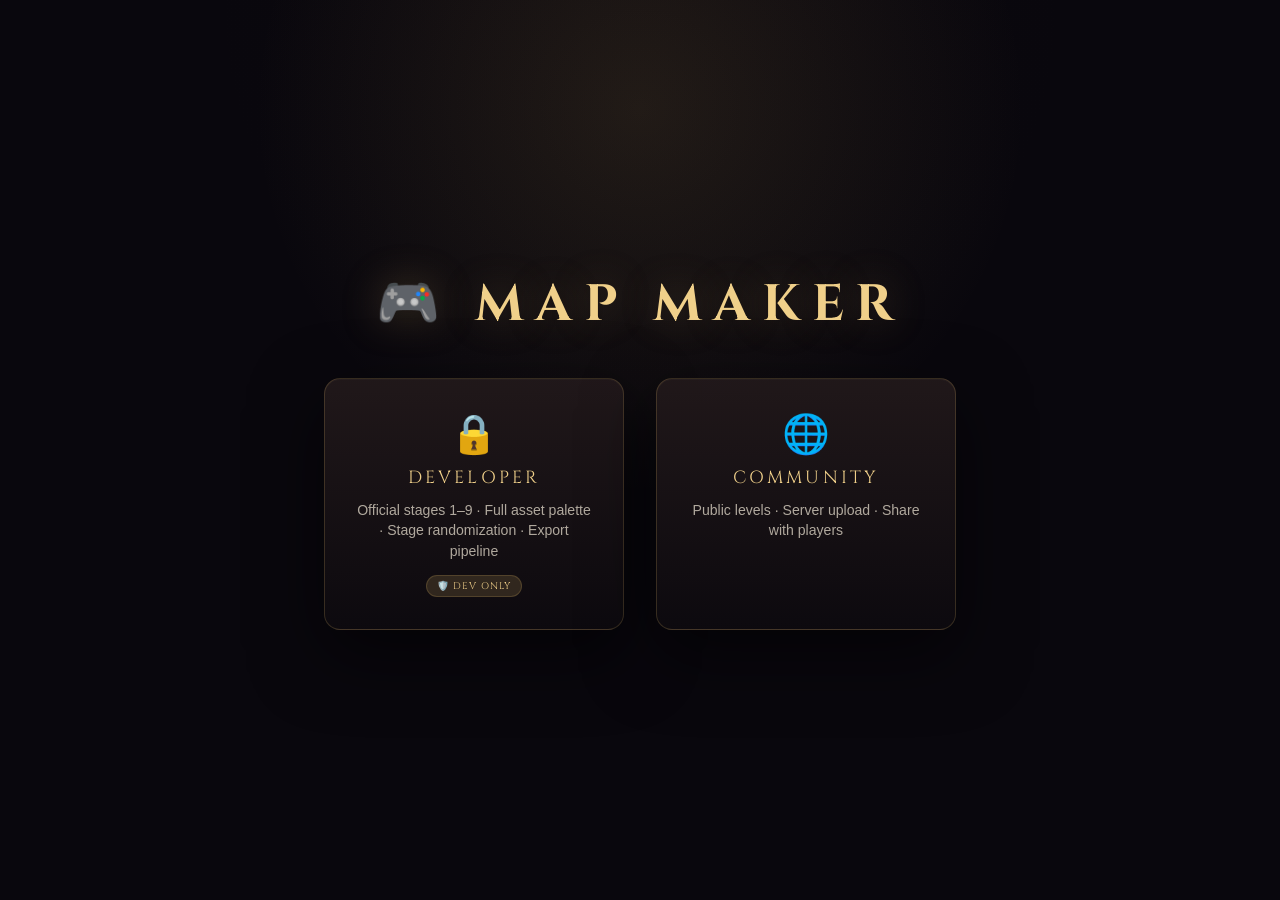
<file: map-maker/map-maker.html>
<!DOCTYPE html>
<html lang="en">
<head>
  <meta charset="UTF-8">
  <meta name="viewport" content="width=device-width, initial-scale=1.0">
  <title>Game Map Maker</title>
  <link rel="stylesheet" href="map-maker.css">
</head>
<body>
<div id="app">

  <!-- ===== DEVELOPER LOGIN OVERLAY ===== -->
  <div id="dev-login-overlay" class="hidden">
    <div class="dev-login-box" style="animation: slideDown 0.3s ease">
      <span class="lock-icon">🔐</span>
      <h2>DEVELOPER ACCESS</h2>
      <p>This area is restricted to authorized developers only.<br>Enter your developer key to continue.</p>
      <input type="password" id="dev-password-input" placeholder="Enter developer key…" maxlength="32"
             onkeydown="if(event.key==='Enter') app.submitDevLogin()">
      <div id="dev-error"></div>
      <div class="login-actions">
        <button class="btn btn-secondary" style="flex:1" onclick="app.cancelDevLogin()">Cancel</button>
        <button class="btn btn-dev" style="flex:1" onclick="app.submitDevLogin()">🔓 Unlock</button>
      </div>
      <span class="hint">Hint: dev2024</span>
    </div>
  </div>

  <!-- ===== MODE SELECTOR ===== -->
  <div id="mode-selector" class="mode-selector">
    <h1>🎮 MAP MAKER</h1>
    <div class="mode-buttons">
      <button class="mode-btn admin-mode" onclick="app.requestAdminMode()">
        <span class="icon">🔒</span>
        <span class="label">DEVELOPER</span>
        <span class="desc">Official stages 1–9 · Full asset palette · Stage randomization · Export pipeline</span>
        <span class="dev-badge">🛡️ DEV ONLY</span>
      </button>
      <button class="mode-btn community-mode" onclick="app.setMode('community')">
        <span class="icon">🌐</span>
        <span class="label">COMMUNITY</span>
        <span class="desc">Public levels · Server upload · Share with players</span>
      </button>
    </div>
  </div>

  <!-- ===== ADMIN INTERFACE ===== -->
  <div id="admin-interface" class="interface hidden">
    <header class="admin-header">
      <h2>🔒 DEVELOPER MAP MAKER</h2>
      <div class="stage-selector">
        <label>Stage:</label>
        <select id="admin-stage-select" onchange="app.onStageChange()">
          <option value="1">Stage 1 – Tutorial</option>
          <option value="2">Stage 2 – Forest</option>
          <option value="3">Stage 3 – Caves</option>
          <option value="4">Stage 4 – Castle</option>
          <option value="5">Stage 5 – Dungeon</option>
          <option value="6">Stage 6 – Sewers</option>
          <option value="7">Stage 7 – Tower</option>
          <option value="8">Stage 8 – Hell</option>
          <option value="9">Stage 9 – Final</option>
        </select>
      </div>
      <div class="map-name-field">
        <label>Map ID:</label>
        <input type="text" id="admin-map-id" placeholder="e.g. stage1_map1" value="stage1_map1">
      </div>
      <div class="header-actions">
        <button class="btn btn-secondary" onclick="app.clearCanvas()">🗑️ Clear</button>
        <button class="btn btn-secondary" onclick="app.randomizeMap()">🎲 Randomize</button>
        <button class="btn btn-dev" onclick="app.exportAdminMap()">💾 Save to Stage</button>
        <button class="btn btn-warning" onclick="app.exportAllStages()">📦 Export All</button>
        <button class="btn btn-danger" onclick="app.backToMenu()">← Exit</button>
      </div>
    </header>

    <div class="workspace">
      <!-- Left Sidebar: Asset Palette -->
      <aside class="sidebar left-sidebar">
        <div class="palette-section">
          <h3>🧱 Platforms</h3>
          <div class="asset-grid">
            <div class="asset-item" draggable="true" data-type="platform" data-subtype="grass"><div class="preview grass"></div><span>Grass</span></div>
            <div class="asset-item" draggable="true" data-type="platform" data-subtype="stone"><div class="preview stone"></div><span>Stone</span></div>
            <div class="asset-item" draggable="true" data-type="platform" data-subtype="wood"><div class="preview wood"></div><span>Wood</span></div>
            <div class="asset-item" draggable="true" data-type="platform" data-subtype="metal"><div class="preview metal"></div><span>Metal</span></div>
            <div class="asset-item" draggable="true" data-type="platform" data-subtype="ice"><div class="preview ice"></div><span>Ice</span></div>
            <div class="asset-item" draggable="true" data-type="platform" data-subtype="moving"><div class="preview moving"></div><span>Moving</span></div>
            <div class="asset-item" draggable="true" data-type="platform" data-subtype="crumbling"><div class="preview crumbling"></div><span>Crumble</span></div>
            <div class="asset-item" draggable="true" data-type="platform" data-subtype="bounce"><div class="preview bounce"></div><span>Bounce</span></div>
          </div>
        </div>
        <div class="palette-section">
          <h3>⚠️ Traps</h3>
          <div class="asset-grid">
            <div class="asset-item" draggable="true" data-type="trap" data-subtype="spikes"><div class="preview spikes"></div><span>Spikes</span></div>
            <div class="asset-item" draggable="true" data-type="trap" data-subtype="saw"><div class="preview saw"></div><span>Saw</span></div>
            <div class="asset-item" draggable="true" data-type="trap" data-subtype="lava"><div class="preview lava"></div><span>Lava</span></div>
            <div class="asset-item" draggable="true" data-type="trap" data-subtype="arrow"><div class="preview arrow"></div><span>Arrow</span></div>
            <div class="asset-item" draggable="true" data-type="trap" data-subtype="poison"><div class="preview poison"></div><span>Poison</span></div>
            <div class="asset-item" draggable="true" data-type="trap" data-subtype="electric"><div class="preview electric"></div><span>Electric</span></div>
          </div>
        </div>
        <div class="palette-section">
          <h3>🚪 Doors</h3>
          <div class="asset-grid">
            <div class="asset-item" draggable="true" data-type="door" data-subtype="exit"><div class="preview door-exit"></div><span>Exit</span></div>
            <div class="asset-item" draggable="true" data-type="door" data-subtype="locked"><div class="preview door-locked"></div><span>Locked</span></div>
            <div class="asset-item" draggable="true" data-type="door" data-subtype="secret"><div class="preview door-secret"></div><span>Secret</span></div>
            <div class="asset-item" draggable="true" data-type="door" data-subtype="trap"><div class="preview door-trap"></div><span>Trap</span></div>
          </div>
        </div>
      </aside>

      <!-- Center: Canvas -->
      <main class="canvas-area">
        <div class="canvas-header">
          <span class="coords">X: <span id="coord-x">0</span> Y: <span id="coord-y">0</span></span>
          <span class="grid-size">Grid: 32px</span>
          <div class="tools">
            <button class="tool-btn active" data-tool="brush" title="Brush (B)">🖌️</button>
            <button class="tool-btn" data-tool="eraser" title="Eraser (E)">🧹</button>
            <button class="tool-btn" data-tool="fill" title="Fill (F)">🪣</button>
            <button class="tool-btn" data-tool="select" title="Select (S)">🔲</button>
          </div>
          <div class="zoom-controls">
            <button onclick="app.zoomIn(-0.1)">−</button>
            <span id="zoom-level">100%</span>
            <button onclick="app.zoomIn(0.1)">+</button>
          </div>
        </div>
        <div class="canvas-wrapper">
          <canvas id="map-canvas" width="800" height="608"></canvas>
        </div>
        <div class="canvas-footer">
          <span id="object-count">Objects: 0</span>
          <span>Size: 25×19 tiles</span>
          <span id="undo-hint" style="font-size:0.75rem;opacity:0.5">Ctrl+Z Undo · Ctrl+Y Redo</span>
        </div>
      </main>

      <!-- Right Sidebar: Layers + Spawns + Items -->
      <aside class="sidebar right-sidebar">
        <div class="panel">
          <h3>📋 Layers</h3>
          <div class="layer-list">
            <div class="layer-item" data-layer="background"><span class="visibility">👁️</span><span>Background</span></div>
            <div class="layer-item active" data-layer="platforms"><span class="visibility">👁️</span><span>Platforms</span></div>
            <div class="layer-item" data-layer="traps"><span class="visibility">👁️</span><span>Traps</span></div>
            <div class="layer-item" data-layer="entities"><span class="visibility">👁️</span><span>Entities</span></div>
            <div class="layer-item" data-layer="foreground"><span class="visibility">👁️</span><span>Foreground</span></div>
          </div>
        </div>
        <div class="panel">
          <h3>🎯 Spawns &amp; Mobs</h3>
          <div class="asset-grid small">
            <div class="asset-item" draggable="true" data-type="spawn" data-subtype="player"><div class="preview spawn-player"></div><span>Player</span></div>
            <div class="asset-item" draggable="true" data-type="spawn" data-subtype="checkpoint"><div class="preview spawn-checkpoint"></div><span>Save</span></div>
            <div class="asset-item" draggable="true" data-type="mob" data-subtype="slime"><div class="preview mob-slime"></div><span>Slime</span></div>
            <div class="asset-item" draggable="true" data-type="mob" data-subtype="goblin"><div class="preview mob-goblin"></div><span>Goblin</span></div>
            <div class="asset-item" draggable="true" data-type="mob" data-subtype="skeleton"><div class="preview mob-skeleton"></div><span>Skeleton</span></div>
            <div class="asset-item" draggable="true" data-type="mob" data-subtype="bat"><div class="preview mob-bat"></div><span>Bat</span></div>
            <div class="asset-item" draggable="true" data-type="mob" data-subtype="boss"><div class="preview mob-boss"></div><span>Boss</span></div>
          </div>
        </div>
        <div class="panel">
          <h3>💎 Items</h3>
          <div class="asset-grid small">
            <div class="asset-item" draggable="true" data-type="item" data-subtype="coin"><div class="preview item-coin"></div><span>Coin</span></div>
            <div class="asset-item" draggable="true" data-type="item" data-subtype="gem"><div class="preview item-gem"></div><span>Gem</span></div>
            <div class="asset-item" draggable="true" data-type="item" data-subtype="key"><div class="preview item-key"></div><span>Key</span></div>
            <div class="asset-item" draggable="true" data-type="item" data-subtype="potion"><div class="preview item-potion"></div><span>Potion</span></div>
            <div class="asset-item" draggable="true" data-type="item" data-subtype="chest"><div class="preview item-chest"></div><span>Chest</span></div>
            <div class="asset-item" draggable="true" data-type="item" data-subtype="powerup"><div class="preview item-powerup"></div><span>Power</span></div>
          </div>
        </div>
        <div class="panel" id="properties-panel">
          <h3>⚙️ Properties</h3>
          <div id="selected-properties"><p class="empty-state">Select an object to edit</p></div>
        </div>
      </aside>
    </div>

    <!-- Randomization Panel -->
    <div class="randomization-panel">
      <h3>🎲 Randomization Algorithm</h3>
      <div class="rand-settings">
        <label><input type="checkbox" id="rand-platforms" checked> Platforms</label>
        <label><input type="checkbox" id="rand-traps" checked> Traps</label>
        <label><input type="checkbox" id="rand-items" checked> Items</label>
        <label><input type="checkbox" id="rand-mobs" checked> Mobs</label>
        <label>Seed: <input type="text" id="rand-seed-value" placeholder="random" style="width:100px;padding:0.3rem 0.5rem;background:var(--bg-dark);border:1px solid var(--border);color:var(--text);border-radius:4px"></label>
        <div class="slider-group">
          <label>Difficulty: <span id="diff-val">50%</span></label>
          <input type="range" id="difficulty-var" min="0" max="100" value="50">
        </div>
      </div>
    </div>

    <!-- Stage Library (persisted maps) -->
    <div class="stage-library">
      <h3>📚 Stage Library — <span id="stage-lib-label">Stage 1</span> (<span id="stage-lib-count">0</span> maps saved)</h3>
      <div class="stage-map-list" id="stage-map-list">
        <span class="no-maps">No maps saved yet for this stage.</span>
      </div>
    </div>

    <!-- Storage Bar -->
    <div class="storage-bar">
      <div class="storage-dot"></div>
      <span>Auto-saved to LocalStorage · <span id="storage-count">0</span> maps across all stages</span>
      <span style="margin-left:auto;opacity:0.5">Session key: <span id="session-key">—</span></span>
    </div>
  </div>

  <!-- ===== COMMUNITY INTERFACE — Dev Map Browser ===== -->
  <div id="community-interface" class="interface hidden">
    <header class="community-header">
      <h2>🌐 OFFICIAL MAP BROWSER</h2>
      <div style="display:flex;align-items:center;gap:0.8rem;flex-wrap:wrap">
        <span style="font-size:0.85rem;color:var(--text-muted)">Stage:</span>
        <div id="comm-stage-tabs" style="display:flex;gap:0.3rem;flex-wrap:wrap"></div>
      </div>
      <div class="header-actions">
        <span id="comm-map-count" style="font-size:0.85rem;color:var(--text-muted);padding:0.4rem 0.8rem;background:var(--bg-dark);border-radius:6px;border:1px solid var(--border)">0 maps</span>
        <button class="btn btn-secondary" onclick="app.commDownloadAll()">📦 Download All JSON</button>
        <button class="btn btn-danger" onclick="app.backToMenu()">← Back</button>
      </div>
    </header>

    <!-- Stage filter tabs rendered by JS -->
    <div style="display:flex;flex:1;overflow:hidden;flex-direction:column">

      <!-- Map grid -->
      <div id="comm-map-grid" style="
        flex:1; overflow-y:auto; padding:1.5rem;
        display:grid; grid-template-columns:repeat(auto-fill,minmax(280px,1fr)); gap:1rem;
        align-content:start;
      "></div>

      <!-- Empty state -->
      <div id="comm-empty" style="
        flex:1; display:flex; flex-direction:column; align-items:center;
        justify-content:center; gap:1rem; color:var(--text-muted);
      ">
        <span style="font-size:4rem">🗺️</span>
        <p style="font-size:1.1rem">No developer maps saved yet.</p>
        <p style="font-size:0.85rem;opacity:0.6">Use the <strong>Developer</strong> mode to create and push maps to stages.</p>
      </div>
    </div>

    <!-- Map Preview Modal (community) -->
    <div id="comm-preview-modal" class="modal hidden">
      <div class="modal-content" style="max-width:700px">
        <h3 id="comm-preview-title">Map Preview</h3>
        <div style="display:flex;gap:1rem;align-items:flex-start;flex-wrap:wrap">
          <canvas id="comm-preview-canvas" width="400" height="304"
            style="background:var(--bg-canvas);border:1px solid var(--border);border-radius:8px;flex-shrink:0"></canvas>
          <div id="comm-preview-meta" style="flex:1;min-width:160px;display:flex;flex-direction:column;gap:0.6rem;font-size:0.85rem"></div>
        </div>
        <div style="display:flex;gap:0.5rem;justify-content:flex-end;margin-top:0.5rem">
          <button class="btn btn-secondary" onclick="app.commDownloadMap()">💾 Download JSON</button>
          <button class="btn btn-danger" onclick="app.commClosePreview()">Close</button>
        </div>
      </div>
    </div>
  </div>

  <!-- ===== EXPORT MODAL ===== -->
  <div id="export-modal" class="modal hidden">
    <div class="modal-content">
      <h3>📦 Export Map Data</h3>
      <div class="export-tabs">
        <button class="export-tab active" onclick="app.switchExportTab('single')">Single Map</button>
        <button class="export-tab" onclick="app.switchExportTab('stage')">Full Stage</button>
        <button class="export-tab" onclick="app.switchExportTab('all')">All Stages</button>
      </div>
      <div class="export-preview">
        <pre id="export-json"></pre>
      </div>
      <div class="export-actions">
        <button class="btn btn-secondary" onclick="app.copyToClipboard()">📋 Copy</button>
        <button class="btn btn-dev" onclick="app.pushToStage()">➕ Push to Stage Array</button>
        <button class="btn btn-primary" onclick="app.downloadStage()">💾 Download JSON</button>
        <button class="btn btn-danger" onclick="app.closeModal()">Close</button>
      </div>
    </div>
  </div>

</div><!-- #app -->
<script src="../map-maker/map-maker.js"></script>
</body>
</html>
</file>
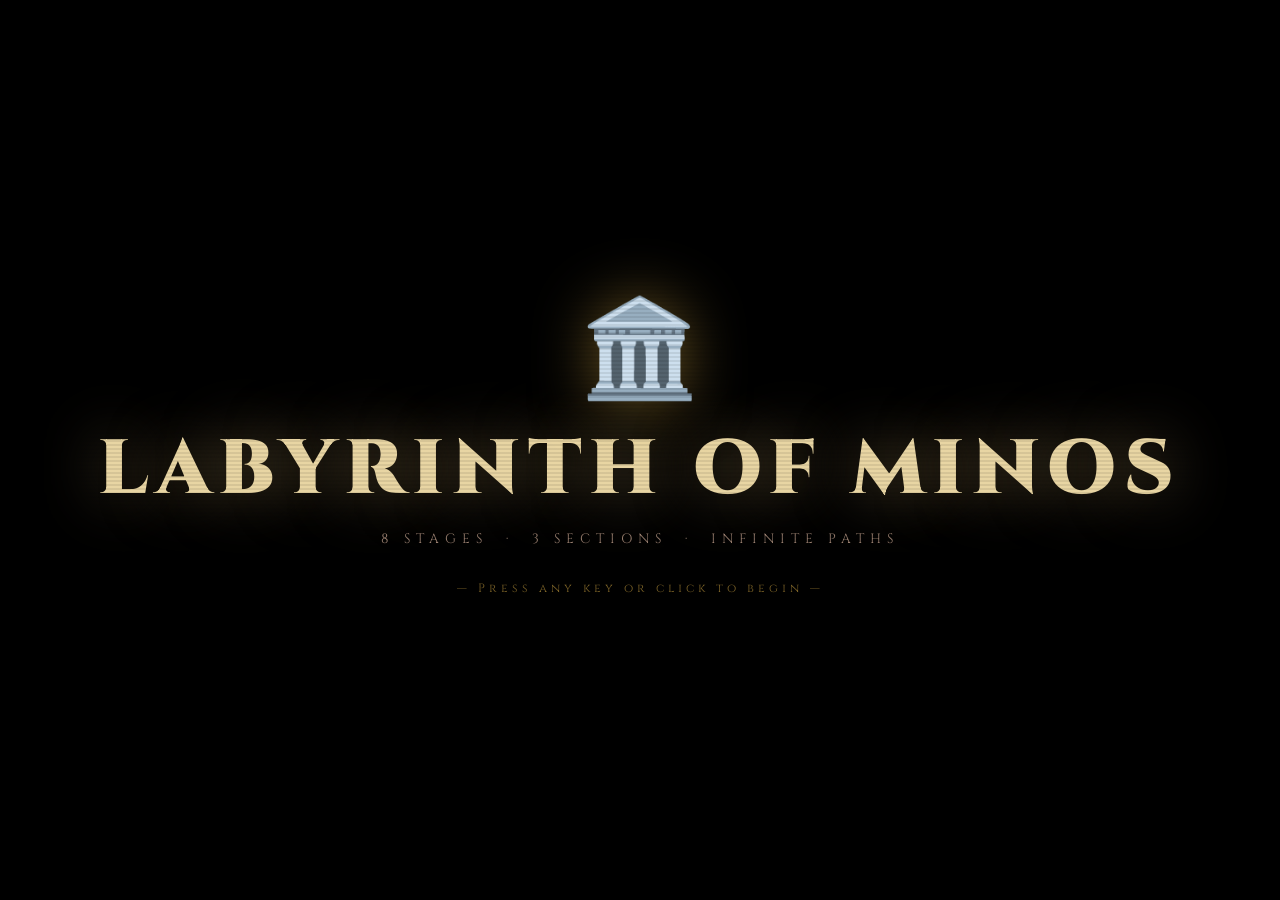
<file: trailer/trailer.html>
<!DOCTYPE html>
<html lang="en">
<head>
  <meta charset="UTF-8">
  <meta name="viewport" content="width=device-width, initial-scale=1.0">
  <title>Labyrinth of Minos — Trailer</title>
  <link href="https://fonts.googleapis.com/css2?family=Cinzel+Decorative:wght@400;700;900&family=Cinzel:wght@400;600;700;900&display=swap" rel="stylesheet">
  <link rel="stylesheet" href="trailer.css">
  <style>
    :root {
      --gold:        #d4a843;
      --gold-bright: #f0c060;
      --gold-dark:   #8a6a20;
      --text-parch:  #d4b896;
      --brown-dark:  #2a1a0e;
      --brown-mid:   #4a2e1a;
      --crimson:     #cc2222;
      --muted:       #9a8070;
    }
  </style>
</head>
<body class="cinematic">

<!-- SCANLINES -->
<div id="scanlines"></div>

<!-- CINEMATIC LETTERBOX BARS -->
<div id="cinema-top"></div>
<div id="cinema-bot"></div>

<!-- VIGNETTE -->
<div id="vignette"></div>

<!-- FLASH -->
<div id="flash-overlay"></div>

<!-- CANVAS -->
<canvas id="trailerCanvas"></canvas>

<!-- ══════════════ TITLE CARD ══════════════ -->
<div id="title-card">
  <div class="tc-logo">🏛️</div>
  <div class="tc-title">LABYRINTH OF MINOS</div>
  <div class="tc-sub">8 STAGES &nbsp;·&nbsp; 3 SECTIONS &nbsp;·&nbsp; INFINITE PATHS</div>
  <div class="tc-start">— Press any key or click to begin —</div>
</div>

<!-- ══════════════ FEATURE CAPTION ══════════════ -->
<div id="feature-caption">
  <div class="fc-tag">LABYRINTH OF MINOS</div>
  <div class="fc-title">Enter if You Dare</div>
  <div class="fc-desc">8 Stages · 3 Sections · Infinite Paths</div>
</div>

<!-- ══════════════ ZONE LABEL ══════════════ -->
<div id="zone-label"></div>

<!-- ══════════════ TRAILER PROGRESS BAR ══════════════ -->
<div id="trailer-progress">
  <div id="trailer-progress-fill" style="width:0%"></div>
</div>

<!-- ══════════════ CONTROLS HINT ══════════════ -->
<div id="ctrl-hint">
  [P] Play Mode &nbsp;·&nbsp; [ESC] Cinematic &nbsp;·&nbsp; [WASD/Space/F/Shift] Move
</div>

<!-- ══════════════ PLAY MODE HUD ══════════════ -->
<div id="play-hud">
  <div class="ph-panel">
    <div class="ph-label">⚔ Hero</div>
    <div id="ph-health"></div>
  </div>
  <div class="ph-panel" style="text-align:right">
    <div class="ph-label">⏱ Time</div>
    <div id="ph-timer">00:00</div>
  </div>
</div>

<!-- STAMINA BAR (play mode) -->
<div id="ph-stambar">
  STAMINA
  <div id="ph-stam-track">
    <div id="ph-stam-fill" style="width:100%"></div>
  </div>
  DASH [F]
</div>

<!-- ══════════════ SCRIPTS ══════════════ -->
<!--
  trailer.html is self-contained — it copies the STAGE_THEMES from
  script.js inline below so it has no dependency on the main game.
  trailer.js contains the full standalone engine.
-->
<script>
/* ── Inline STAGE_THEMES (mirrored from script.js) ── */
var STAGE_THEMES = [
  {name:'Entry Halls',    color:'#7a4a2a', accentColor:'#d4a843'},
  {name:'Pit Corridors',  color:'#2a3a7a', accentColor:'#4a8aff'},
  {name:'Stone Halls',    color:'#3a2a4a', accentColor:'#aa66dd'},
  {name:'Cliff Paths',    color:'#2a5a3a', accentColor:'#44cc88'},
  {name:'Ancient Ruins',  color:'#5a3a2a', accentColor:'#ff8844'},
  {name:'Forge Depths',   color:'#5a2a2a', accentColor:'#ff4444'},
  {name:'Sanctum',        color:'#2a4a5a', accentColor:'#44ccff'},
  {name:'Throne of Minos',color:'#3a2a1a', accentColor:'#ffd700'}
];
/* WORLD_W stub (trailer uses TRAILER_W internally, but needs the global) */
var WORLD_W = 10000;
var si = 0;  /* used by boulder speed formula */

/* Character sprite data from sprite.js - will be loaded by ../sprite.js */
</script>

<script src="../sprite.js"></script>
<script src="trailer.js"></script>

<script>
/* ── PAGE CONTROLLER ────────────────────────────────── */

var _titleDismissed = false;

function dismissTitle(){
  if(_titleDismissed) return;
  _titleDismissed = true;

  var card = document.getElementById('title-card');
  card.classList.add('fade-out');
  setTimeout(function(){ card.classList.add('gone'); }, 1300);

  // Start cinematic mode
  trailerInit();
  document.body.classList.add('cinematic');

  // Show first caption after a moment
  setTimeout(function(){
    var cap = document.getElementById('feature-caption');
    if(cap) cap.classList.add('show');
    setTimeout(function(){
      if(cap) cap.classList.remove('show');
    }, 3500);
  }, 1200);
}

/* Any key or click dismisses the title card */
document.addEventListener('keydown', function(e){
  if(!_titleDismissed){
    dismissTitle();
    return;
  }
});
document.addEventListener('click', function(){
  if(!_titleDismissed){ dismissTitle(); return; }
  // Click anywhere in cinematic = enter play mode
  if(typeof TR !== 'undefined' && TR.mode === 'cinematic'){
    enterPlayMode();
  }
});

/* Resize */
window.addEventListener('resize', function(){
  if(typeof trailerResize === 'function') trailerResize();
  // Re-anchor hammers
  if(typeof TR !== 'undefined' && TR.hammers && TR.hammers.length > 0){
    var H = window.innerHeight;
    TR.hammers[0].anchorY = H * 0.55;
    if(TR.hammers[1]) TR.hammers[1].anchorY = H * 0.50;
    if(TR.hammers[2]) TR.hammers[2].anchorY = H * 0.52;
  }
});

/* Back to main menu link */
document.addEventListener('keydown', function(e){
  if(e.code === 'KeyM'){
    window.location.href = 'index.html';
  }
});
</script>

<!-- Back to menu button (bottom-left, always visible) -->
<a href="index.html" style="
  position:fixed; bottom:14px; left:20px; z-index:130;
  font-family:'Cinzel',serif; font-size:.55rem;
  color:rgba(212,168,67,.35); letter-spacing:2px; text-decoration:none;
  text-transform:uppercase; transition:color .2s;
" onmouseover="this.style.color='rgba(212,168,67,.8)'"
   onmouseout="this.style.color='rgba(212,168,67,.35)'">
  ← Main Menu
</a>

</body>
</html>
</file>
<file: map-maker/map-maker.css>
/* ===== RESET & VARIABLES ===== */
@import url("https://fonts.googleapis.com/css2?family=Cinzel:wght@400;600;700&family=Cormorant+Garamond:ital,wght@0,400;0,500;1,400&display=swap");

* {
  margin: 0;
  padding: 0;
  box-sizing: border-box;
}
:root {
  --bg-night: #09070d;
  --bg-dark: #09070d;
  --bg-panel: rgba(19, 14, 20, 0.96);
  --bg-canvas: #0d0a12;
  --border: rgba(201, 165, 93, 0.22);
  --accent: #d76c2c;
  --accent-hover: #f0a060;
  --success: #91d7a1;
  --warning: #c9a55d;
  --gold: #c9a55d;
  --gold-bright: #f0d08a;
  --ivory: #f2ead9;
  --mist: rgba(242, 234, 217, 0.7);
  --text: #f2ead9;
  --text-muted: rgba(242, 234, 217, 0.55);
  --grid: rgba(201, 165, 93, 0.06);
  --dev-accent: #c9a55d;
  --line: rgba(201, 165, 93, 0.22);
  --shadow: 0 24px 70px rgba(0, 0, 0, 0.55);
  --panel-glow: rgba(201, 165, 93, 0.1);
}

body {
  font-family: "Cormorant Garamond", serif;
  background:
    radial-gradient(circle at top, rgba(183, 96, 33, 0.18), transparent 38%),
    linear-gradient(180deg, rgba(9, 7, 13, 0.92), rgba(9, 7, 13, 0.99)), #09070d;
  color: var(--ivory);
  overflow: hidden;
  height: 100vh;
}
.hidden {
  display: none !important;
}

/* ===== DEV LOGIN OVERLAY ===== */
#dev-login-overlay {
  position: fixed;
  inset: 0;
  background: rgba(0, 0, 0, 0.9);
  display: flex;
  align-items: center;
  justify-content: center;
  z-index: 9000;
  backdrop-filter: blur(8px);
}
/* ===== DEV LOGIN OVERLAY ===== */
#dev-login-overlay {
  position: fixed;
  inset: 0;
  background: rgba(4, 3, 6, 0.82);
  display: flex;
  align-items: center;
  justify-content: center;
  z-index: 9000;
  backdrop-filter: blur(10px);
}
.dev-login-box {
  background: linear-gradient(
    180deg,
    rgba(34, 25, 27, 0.97),
    rgba(13, 10, 15, 0.98)
  );
  border: 1px solid var(--line);
  border-radius: 18px;
  padding: 2.5rem;
  width: 400px;
  box-shadow:
    var(--shadow),
    0 0 40px var(--panel-glow);
  display: flex;
  flex-direction: column;
  gap: 1.2rem;
  align-items: center;
}
.dev-login-box .lock-icon {
  font-size: 2.4rem;
}
.dev-login-box h2 {
  font-family: "Cinzel", serif;
  color: var(--gold-bright);
  font-size: 1.2rem;
  letter-spacing: 0.2em;
  text-transform: uppercase;
}
.dev-login-box p {
  color: var(--mist);
  font-size: 0.9rem;
  text-align: center;
  line-height: 1.55;
}
.dev-login-box input {
  width: 100%;
  padding: 0.8rem 1rem;
  background: rgba(9, 7, 13, 0.85);
  border: 1px solid var(--line);
  color: var(--ivory);
  border-radius: 6px;
  font-family: "Cormorant Garamond", serif;
  font-size: 1rem;
  letter-spacing: 0.2em;
  text-align: center;
  transition: border-color 0.2s;
}
.dev-login-box input:focus {
  outline: none;
  border-color: var(--gold);
}
.dev-login-box input.error {
  border-color: var(--accent);
  animation: shake 0.3s ease;
}
.dev-login-box .login-actions {
  display: flex;
  gap: 0.8rem;
  width: 100%;
}
.dev-login-box .hint {
  font-size: 0.72rem;
  color: var(--mist);
  opacity: 0.45;
  font-style: italic;
}
#dev-error {
  color: var(--accent);
  font-size: 0.85rem;
  min-height: 1.2em;
  font-family: "Cinzel", serif;
  letter-spacing: 0.06em;
}
/* ===== MODE SELECTOR ===== */
/* ===== MODE SELECTOR ===== */
.mode-selector {
  display: flex;
  flex-direction: column;
  align-items: center;
  justify-content: center;
  height: 100vh;
  background:
    radial-gradient(
      circle at 50% 12%,
      rgba(201, 165, 93, 0.12),
      transparent 38%
    ),
    linear-gradient(180deg, rgba(9, 7, 13, 0.92), #09070d);
  gap: 2.4rem;
}
.mode-selector h1 {
  font-family: "Cinzel", serif;
  font-size: clamp(2rem, 5vw, 3.2rem);
  text-transform: uppercase;
  letter-spacing: 0.22em;
  color: var(--gold-bright);
  text-shadow: 0 0 40px rgba(201, 165, 93, 0.25);
}
.mode-buttons {
  display: flex;
  gap: 2rem;
  flex-wrap: wrap;
  justify-content: center;
}
.mode-btn {
  width: 300px;
  padding: 2rem;
  border: 1px solid var(--line);
  border-radius: 16px;
  background: linear-gradient(
    180deg,
    rgba(34, 25, 27, 0.94),
    rgba(13, 10, 15, 0.96)
  );
  color: var(--ivory);
  cursor: pointer;
  transition: all 0.25s ease;
  display: flex;
  flex-direction: column;
  align-items: center;
  gap: 0.6rem;
  box-shadow:
    var(--shadow),
    inset 0 1px 0 rgba(255, 243, 214, 0.03);
}
.mode-btn:hover {
  transform: translateY(-5px);
  border-color: var(--gold);
  box-shadow:
    var(--shadow),
    0 0 28px var(--panel-glow);
}
.mode-btn .icon {
  font-size: 2.4rem;
}
.mode-btn .label {
  font-family: "Cinzel", serif;
  font-size: 1.1rem;
  letter-spacing: 0.18em;
  text-transform: uppercase;
  color: var(--gold-bright);
}
.mode-btn .desc {
  font-size: 0.88rem;
  color: var(--mist);
  text-align: center;
  line-height: 1.45;
}
.admin-mode:hover {
  border-color: var(--gold);
}
.community-mode:hover {
  border-color: var(--success);
}
.dev-badge {
  display: inline-block;
  background: rgba(201, 165, 93, 0.18);
  border: 1px solid var(--line);
  color: var(--gold-bright);
  font-family: "Cinzel", serif;
  font-size: 0.6rem;
  padding: 0.2rem 0.6rem;
  border-radius: 20px;
  letter-spacing: 0.12em;
  text-transform: uppercase;
  margin-top: 0.3rem;
}

/* ===== INTERFACE LAYOUT ===== */
.interface {
  display: flex;
  flex-direction: column;
  height: 100vh;
}

/* ===== HEADERS ===== */
.admin-header,
.community-header {
  display: flex;
  align-items: center;
  justify-content: space-between;
  padding: 0.7rem 1.4rem;
  background: linear-gradient(
    180deg,
    rgba(34, 25, 27, 0.97),
    rgba(19, 14, 20, 0.99)
  );
  border-bottom: 1px solid var(--line);
  gap: 1rem;
  flex-wrap: wrap;
  box-shadow:
    0 4px 18px rgba(0, 0, 0, 0.35),
    0 0 18px var(--panel-glow);
}
.admin-header h2 {
  font-family: "Cinzel", serif;
  font-size: 1rem;
  color: var(--gold-bright);
  letter-spacing: 0.18em;
  text-transform: uppercase;
}
.community-header h2 {
  font-family: "Cinzel", serif;
  font-size: 1rem;
  color: var(--success);
  letter-spacing: 0.18em;
  text-transform: uppercase;
}
.stage-selector {
  display: flex;
  align-items: center;
  gap: 0.5rem;
  font-family: "Cinzel", serif;
  font-size: 0.78rem;
  letter-spacing: 0.1em;
  color: var(--mist);
  text-transform: uppercase;
}
.stage-selector select,
.map-name-field input[type="text"] {
  padding: 0.45rem 0.75rem;
  background: rgba(9, 7, 13, 0.88);
  border: 1px solid var(--line);
  color: var(--ivory);
  border-radius: 6px;
  font-family: "Cormorant Garamond", serif;
  font-size: 0.9rem;
  cursor: pointer;
  transition: border-color 0.18s;
}
.stage-selector select:focus,
.map-name-field input[type="text"]:focus {
  outline: none;
  border-color: var(--gold);
}
.map-name-field {
  display: flex;
  align-items: center;
  gap: 0.5rem;
  font-family: "Cinzel", serif;
  font-size: 0.78rem;
  letter-spacing: 0.1em;
  color: var(--mist);
  text-transform: uppercase;
}
.header-actions {
  display: flex;
  gap: 0.5rem;
  flex-wrap: wrap;
}

/* ===== BUTTONS ===== */
.btn {
  padding: 0.55rem 1.1rem;
  border: 1px solid var(--line);
  border-radius: 0;
  cursor: pointer;
  font-family: "Cinzel", serif;
  font-size: 0.76rem;
  letter-spacing: 0.12em;
  text-transform: uppercase;
  transition:
    transform 0.18s ease,
    border-color 0.18s ease,
    background 0.18s ease;
  display: flex;
  align-items: center;
  gap: 0.35rem;
}
.btn-primary {
  background: linear-gradient(
    180deg,
    rgba(201, 165, 93, 0.22),
    rgba(90, 56, 29, 0.8)
  );
  color: var(--ivory);
}
.btn-primary:hover {
  transform: translateY(-2px);
  border-color: var(--gold);
}
.btn-secondary {
  background: rgba(22, 16, 19, 0.88);
  color: var(--gold-bright);
}
.btn-secondary:hover {
  transform: translateY(-2px);
  border-color: var(--gold-bright);
}
.btn-warning {
  background: rgba(22, 16, 19, 0.88);
  color: var(--gold);
  border-color: rgba(201, 165, 93, 0.35);
}
.btn-warning:hover {
  transform: translateY(-2px);
  border-color: var(--gold-bright);
}
.btn-danger {
  background: transparent;
  color: var(--accent);
  border-color: rgba(215, 108, 44, 0.4);
}
.btn-danger:hover {
  background: rgba(215, 108, 44, 0.12);
  transform: translateY(-2px);
}
.btn-dev {
  background: linear-gradient(
    180deg,
    rgba(201, 165, 93, 0.28),
    rgba(90, 56, 29, 0.9)
  );
  color: var(--ivory);
  border-color: rgba(201, 165, 93, 0.45);
}
.btn-dev:hover {
  transform: translateY(-2px);
  border-color: var(--gold-bright);
}
/* ===== WORKSPACE ===== */
.workspace {
  display: flex;
  flex: 1;
  overflow: hidden;
}

/* ===== SIDEBARS ===== */
.sidebar {
  width: 220px;
  background: linear-gradient(
    180deg,
    rgba(19, 14, 20, 0.98),
    rgba(13, 10, 15, 0.99)
  );
  border-right: 1px solid var(--line);
  overflow-y: auto;
  padding: 0.9rem;
  display: flex;
  flex-direction: column;
  gap: 0.85rem;
}
.right-sidebar {
  border-right: none;
  border-left: 1px solid var(--line);
}
.community-sidebar {
  width: 250px;
}
.palette-section,
.panel {
  background: rgba(9, 7, 13, 0.72);
  border-radius: 10px;
  padding: 0.85rem;
  border: 1px solid var(--line);
  box-shadow: inset 0 1px 0 rgba(255, 243, 214, 0.025);
}
.palette-section h3,
.panel h3 {
  font-family: "Cinzel", serif;
  font-size: 0.72rem;
  margin-bottom: 0.75rem;
  color: var(--gold);
  text-transform: uppercase;
  letter-spacing: 0.18em;
}

/* ===== ASSET GRID ===== */
.asset-grid {
  display: grid;
  grid-template-columns: repeat(2, 1fr);
  gap: 0.45rem;
}
.asset-grid.small {
  grid-template-columns: repeat(3, 1fr);
}
.asset-item {
  display: flex;
  flex-direction: column;
  align-items: center;
  padding: 0.45rem;
  background: rgba(22, 16, 19, 0.7);
  border: 1px solid rgba(201, 165, 93, 0.12);
  border-radius: 6px;
  cursor: grab;
  transition: all 0.18s;
  user-select: none;
}
.asset-item:hover {
  border-color: var(--gold);
  transform: scale(1.05);
  background: rgba(34, 25, 27, 0.9);
  box-shadow: 0 4px 14px rgba(0, 0, 0, 0.3);
}
.asset-item:active {
  cursor: grabbing;
}
.asset-item.selected {
  border-color: var(--gold-bright);
  background: rgba(201, 165, 93, 0.08);
}
.asset-item span {
  font-family: "Cinzel", serif;
  font-size: 0.6rem;
  margin-top: 0.3rem;
  color: var(--mist);
  letter-spacing: 0.08em;
  text-transform: uppercase;
}
/* ===== PREVIEW BOXES ===== */
.preview {
  width: 40px;
  height: 40px;
  border-radius: 6px;
  position: relative;
}
.grass {
  background: linear-gradient(180deg, #4ecca3 0%, #3db892 100%);
  border-top: 3px solid #7fffd4;
}
.stone {
  background: linear-gradient(180deg, #8b8b8b 0%, #6b6b6b 100%);
}
.wood {
  background: linear-gradient(90deg, #8b4513 0%, #a0522d 50%, #8b4513 100%);
}
.metal {
  background: linear-gradient(180deg, #b0b0b0 0%, #808080 100%);
  border: 1px solid #d0d0d0;
}
.ice {
  background: linear-gradient(180deg, #a8e6ff 0%, #7ec8e3 100%);
  opacity: 0.8;
}
.moving {
  background: linear-gradient(180deg, #f9a826 0%, #e8890c 100%);
  animation: pulse 2s infinite;
}
.crumbling {
  background: linear-gradient(180deg, #d4a373 0%, #b08968 100%);
  border: 2px dashed #8b4513;
}
.bounce {
  background: linear-gradient(180deg, #ff6b9d 0%, #c44569 100%);
  border-radius: 50% 50% 10% 10%;
}
.spikes {
  background: var(--bg-dark);
  position: relative;
}
.spikes::after {
  content: "▲▲▲";
  position: absolute;
  bottom: 0;
  left: 0;
  right: 0;
  color: #e94560;
  font-size: 12px;
  text-align: center;
  line-height: 8px;
}
.saw {
  background: conic-gradient(from 0deg, #e94560, #ff6b6b, #e94560);
  border-radius: 50%;
  animation: spin 4s linear infinite;
}
.lava {
  background: linear-gradient(180deg, #ff4500 0%, #ff0000 100%);
  animation: lava-flow 3s ease infinite;
}
.arrow {
  background: var(--bg-dark);
  position: relative;
}
.arrow::after {
  content: "→";
  position: absolute;
  inset: 0;
  display: flex;
  align-items: center;
  justify-content: center;
  color: var(--warning);
  font-size: 20px;
}
.poison {
  background: radial-gradient(circle, #4ecca3 0%, transparent 70%);
  animation: toxic 2s ease infinite;
}

.electric {
  background: var(--bg-dark);
  border: 2px solid #f9a826;
  animation: electric 0.5s ease infinite;
}

.electric {
  background: var(--bg-dark);
  border: 2px solid #f9a826;
  animation: electric 0.5s ease infinite;
}

.door-exit {
  background: linear-gradient(180deg, #4ecca3 0%, #3db892 100%);
  border: 2px solid #7fffd4;
}
.door-locked {
  background: linear-gradient(180deg, #e94560 0%, #c73e54 100%);
  border: 2px solid #ff6b6b;
}
.door-secret {
  background: linear-gradient(180deg, #8b8b8b 0%, #6b6b6b 100%);
  opacity: 0.6;
}
.door-trap {
  background: linear-gradient(180deg, #2c2c2c 0%, #1a1a1a 100%);
  border: 2px solid #e94560;
}
.spawn-player {
  background: #4ecca3;
  border-radius: 50%;
  border: 3px solid white;
}
.spawn-checkpoint {
  background: var(--warning);
  border-radius: 50%;
  border: 3px dashed white;
}
.mob-slime {
  background: #4ecca3;
  border-radius: 40% 40% 10% 10%;
  animation: bounce-anim 1s ease infinite;
}
.mob-goblin {
  background: #7cb342;
  border-radius: 30%;
}
.mob-skeleton {
  background: #e0e0e0;
  border: 1px solid #999;
}
.mob-bat {
  background: #5c4d7d;
  border-radius: 50% 50% 0 0;
  animation: fly 2s ease infinite;
}
.mob-boss {
  background: linear-gradient(135deg, #e94560, #f9a826);
  border-radius: 10%;
  animation: pulse 2s ease infinite;
}
.item-coin {
  background: #ffd700;
  border-radius: 50%;
  border: 2px solid #ffed4e;
  animation: spin 3s linear infinite;
}
.item-gem {
  background: #00bfff;
  clip-path: polygon(50% 0%, 100% 50%, 50% 100%, 0% 50%);
}
.item-key {
  background: var(--warning);
  clip-path: polygon(20% 0%, 80% 0%, 100% 100%, 0% 100%);
}
.item-potion {
  background: #ff6b9d;
  border-radius: 40% 40% 60% 60%;
}
.item-chest {
  background: #8b4513;
  border: 2px solid #d4a373;
}
.item-powerup {
  background: radial-gradient(circle, #f9a826, #e94560);
  border-radius: 50%;
  animation: pulse 1s ease infinite;
}

/* ===== CANVAS AREA ===== */
.canvas-area {
  flex: 1;
  display: flex;
  flex-direction: column;
  background: var(--bg-dark);
  position: relative;
}
.canvas-header {
  display: flex;
  align-items: center;
  justify-content: space-between;
  padding: 0.5rem 1rem;
  background: var(--bg-panel);
  border-bottom: 1px solid var(--border);
  gap: 1rem;
}
.coords,
.grid-size {
  font-family: monospace;
  font-size: 0.85rem;
  color: var(--text-muted);
}
.tools {
  display: flex;
  gap: 0.3rem;
}
.tool-btn {
  width: 36px;
  height: 36px;
  border: 1px solid var(--border);
  background: var(--bg-dark);
  color: var(--text);
  border-radius: 6px;
  cursor: pointer;
  display: flex;
  align-items: center;
  justify-content: center;
  font-size: 1.1rem;
  transition: all 0.2s;
}
.tool-btn:hover {
  background: var(--border);
}
.tool-btn.active {
  background: var(--accent);
  border-color: var(--accent);
}
.zoom-controls {
  display: flex;
  align-items: center;
  gap: 0.5rem;
}
.zoom-controls button {
  width: 28px;
  height: 28px;
  border: 1px solid var(--border);
  background: var(--bg-dark);
  color: var(--text);
  border-radius: 4px;
  cursor: pointer;
}
.canvas-wrapper {
  flex: 1;
  position: relative;
  overflow: auto;
  display: flex;
  align-items: center;
  justify-content: center;
  padding: 2rem;
}
#map-canvas,
#community-canvas {
  background: var(--bg-canvas);
  border: 2px solid var(--border);
  border-radius: 8px;
  cursor: crosshair;
  box-shadow: 0 0 40px rgba(0, 0, 0, 0.5);
}
.canvas-footer {
  display: flex;
  justify-content: space-between;
  padding: 0.5rem 1rem;
  background: var(--bg-panel);
  border-top: 1px solid var(--border);
  font-size: 0.85rem;
  color: var(--text-muted);
}

/* ===== LAYERS ===== */
.layer-list {
  display: flex;
  flex-direction: column;
  gap: 0.3rem;
}
.layer-item {
  display: flex;
  align-items: center;
  gap: 0.5rem;
  padding: 0.5rem;
  background: var(--bg-panel);
  border-radius: 6px;
  cursor: pointer;
  transition: all 0.2s;
  font-size: 0.85rem;
}
.layer-item:hover {
  background: var(--border);
}
.layer-item.active {
  background: rgba(78, 204, 163, 0.1);
  border: 1px solid var(--success);
}
.visibility {
  cursor: pointer;
  opacity: 0.7;
}

/* ===== PROPERTIES PANEL ===== */
#properties-panel input,
#properties-panel select,
.community-sidebar input,
.community-sidebar textarea,
.community-sidebar select {
  width: 100%;
  padding: 0.5rem;
  margin-bottom: 0.5rem;
  background: var(--bg-dark);
  border: 1px solid var(--border);
  color: var(--text);
  border-radius: 6px;
  font-family: inherit;
}
.community-sidebar textarea {
  min-height: 80px;
  resize: vertical;
}
.empty-state {
  color: var(--text-muted);
  font-style: italic;
  text-align: center;
  padding: 1rem;
}

/* ===== MAP NAME FIELD ===== */
.map-name-field {
  display: flex;
  align-items: center;
  gap: 0.5rem;
}
.map-name-field input {
  padding: 0.4rem 0.8rem;
  background: var(--bg-dark);
  border: 1px solid var(--border);
  color: var(--text);
  border-radius: 6px;
  font-family: monospace;
  font-size: 0.9rem;
  width: 160px;
}

/* ===== RANDOMIZATION PANEL ===== */
.randomization-panel {
  background: linear-gradient(
    180deg,
    rgba(22, 16, 19, 0.97),
    rgba(13, 10, 15, 0.99)
  );
  border-top: 1px solid var(--line);
  padding: 0.65rem 1.4rem;
  display: flex;
  flex-direction: column;
  gap: 0.5rem;
  box-shadow: inset 0 1px 0 rgba(255, 243, 214, 0.02);
}
.randomization-panel h3 {
  font-family: "Cinzel", serif;
  color: var(--gold);
  font-size: 0.75rem;
  letter-spacing: 0.16em;
  text-transform: uppercase;
}
.rand-settings {
  display: flex;
  flex-wrap: wrap;
  gap: 1rem;
  align-items: center;
}
.rand-settings label {
  display: flex;
  align-items: center;
  gap: 0.45rem;
  font-size: 0.85rem;
  cursor: pointer;
  color: var(--mist);
  font-family: "Cinzel", serif;
  font-size: 0.72rem;
  letter-spacing: 0.08em;
  text-transform: uppercase;
}
.rand-settings input[type="checkbox"] {
  width: 16px;
  height: 16px;
  accent-color: var(--gold);
}
.slider-group {
  display: flex;
  flex-direction: column;
  gap: 0.25rem;
  font-family: "Cinzel", serif;
  font-size: 0.72rem;
  color: var(--mist);
  letter-spacing: 0.08em;
  text-transform: uppercase;
}
.slider-group input[type="range"] {
  width: 140px;
  accent-color: var(--gold);
}

/* ===== STAGE LIBRARY PANEL ===== */
.stage-library {
  background: linear-gradient(
    180deg,
    rgba(19, 14, 20, 0.98),
    rgba(13, 10, 15, 0.99)
  );
  border-top: 1px solid var(--line);
  padding: 0.65rem 1.4rem;
  max-height: 120px;
  overflow-y: auto;
}
.stage-library h3 {
  font-family: "Cinzel", serif;
  color: var(--gold);
  font-size: 0.75rem;
  letter-spacing: 0.16em;
  text-transform: uppercase;
  margin-bottom: 0.45rem;
}

.stage-map-list {
  display: flex;
  flex-wrap: wrap;
  gap: 0.4rem;
}
.stage-map-chip {
  padding: 0.25rem 0.65rem;
  background: rgba(9, 7, 13, 0.85);
  border: 1px solid var(--line);
  border-radius: 20px;
  font-family: "Cinzel", serif;
  font-size: 0.65rem;
  letter-spacing: 0.1em;
  text-transform: uppercase;
  color: var(--gold-bright);
  cursor: pointer;
  transition: all 0.18s;
  display: flex;
  align-items: center;
  gap: 0.35rem;
}
.stage-map-chip:hover {
  background: rgba(201, 165, 93, 0.12);
  border-color: var(--gold);
}
.stage-map-chip .del-chip {
  color: var(--accent);
  font-weight: bold;
  opacity: 0.6;
}
.stage-map-chip .del-chip:hover {
  opacity: 1;
}
.no-maps {
  color: var(--mist);
  font-style: italic;
  font-size: 0.82rem;
}

/* ===== MODAL ===== */
.modal {
  position: fixed;
  inset: 0;
  background: rgba(4, 3, 6, 0.8);
  display: flex;
  align-items: center;
  justify-content: center;
  z-index: 1000;
  backdrop-filter: blur(8px);
}
.modal-content {
  background: linear-gradient(
    180deg,
    rgba(34, 25, 27, 0.97),
    rgba(13, 10, 15, 0.99)
  );
  border: 1px solid var(--line);
  border-radius: 16px;
  padding: 2rem;
  max-width: 640px;
  width: 90%;
  max-height: 80vh;
  display: flex;
  flex-direction: column;
  gap: 1rem;
  box-shadow:
    var(--shadow),
    0 0 34px var(--panel-glow);
}
.modal-content h3 {
  font-family: "Cinzel", serif;
  color: var(--gold-bright);
  font-size: 0.9rem;
  letter-spacing: 0.18em;
  text-transform: uppercase;
}
.export-preview {
  background: rgba(9, 7, 13, 0.88);
  border: 1px solid var(--line);
  border-radius: 6px;
  padding: 1rem;
  overflow: auto;
  max-height: 380px;
}
.export-preview pre {
  font-family: "Courier New", monospace;
  font-size: 0.78rem;
  color: var(--gold);
  white-space: pre-wrap;
  word-wrap: break-word;
}
.export-actions {
  display: flex;
  gap: 0.5rem;
  justify-content: flex-end;
}
.export-tabs {
  display: flex;
  gap: 0.5rem;
  margin-bottom: 0.5rem;
}
.export-tab {
  padding: 0.4rem 0.85rem;
  border-radius: 0;
  cursor: pointer;
  font-family: "Cinzel", serif;
  font-size: 0.72rem;
  letter-spacing: 0.1em;
  text-transform: uppercase;
  background: rgba(9, 7, 13, 0.85);
  border: 1px solid var(--line);
  color: var(--mist);
  transition: all 0.18s;
}
.export-tab.active {
  background: rgba(201, 165, 93, 0.18);
  border-color: var(--gold);
  color: var(--gold-bright);
}

/* ===== COMMUNITY MAP CARDS ===== */
.comm-stage-tab {
  padding: 0.35rem 0.75rem;
  border-radius: 20px;
  cursor: pointer;
  font-size: 0.8rem;
  background: var(--bg-dark);
  border: 1px solid var(--border);
  color: var(--text-muted);
  transition: all 0.2s;
  white-space: nowrap;
}
.comm-stage-tab:hover {
  border-color: var(--success);
  color: var(--text);
}
.comm-stage-tab.active {
  background: var(--success);
  border-color: var(--success);
  color: #000;
  font-weight: 600;
}
.map-card {
  background: var(--bg-panel);
  border: 1px solid var(--border);
  border-radius: 12px;
  overflow: hidden;
  cursor: pointer;
  transition: all 0.25s;
  display: flex;
  flex-direction: column;
}
.map-card:hover {
  border-color: var(--success);
  transform: translateY(-3px);
  box-shadow: 0 8px 24px rgba(78, 204, 163, 0.15);
}
.map-card-thumb {
  width: 100%;
  height: 140px;
  background: var(--bg-canvas);
  display: flex;
  align-items: center;
  justify-content: center;
  position: relative;
  overflow: hidden;
}
.map-card-thumb canvas {
  display: block;
}
.map-card-stage-badge {
  position: absolute;
  top: 8px;
  left: 8px;
  background: rgba(0, 0, 0, 0.7);
  border: 1px solid var(--border);
  padding: 0.2rem 0.5rem;
  border-radius: 20px;
  font-size: 0.7rem;
  color: var(--text-muted);
}
.map-card-body {
  padding: 0.8rem 1rem;
  display: flex;
  flex-direction: column;
  gap: 0.35rem;
}
.map-card-id {
  font-size: 0.9rem;
  font-weight: 600;
  color: var(--text);
  font-family: monospace;
}
.map-card-stats {
  display: flex;
  gap: 0.6rem;
  flex-wrap: wrap;
}
.map-stat {
  font-size: 0.72rem;
  color: var(--text-muted);
  background: var(--bg-dark);
  padding: 0.15rem 0.45rem;
  border-radius: 10px;
}
.map-card-footer {
  padding: 0.5rem 1rem;
  border-top: 1px solid var(--border);
  display: flex;
  justify-content: space-between;
  align-items: center;
}
.map-card-date {
  font-size: 0.72rem;
  color: var(--text-muted);
}

/* ===== STORAGE INDICATOR ===== */
.storage-bar {
  display: flex;
  align-items: center;
  gap: 0.8rem;
  padding: 0.28rem 1rem;
  background: rgba(201, 165, 93, 0.05);
  border-top: 1px solid rgba(201, 165, 93, 0.14);
  font-family: "Cinzel", serif;
  font-size: 0.65rem;
  letter-spacing: 0.08em;
  text-transform: uppercase;
  color: var(--mist);
}
.storage-dot {
  width: 7px;
  height: 7px;
  border-radius: 50%;
  background: var(--gold);
  animation: pulse 2s infinite;
}

/* ===== ANIMATIONS ===== */
@keyframes pulse {
  0%,
  100% {
    opacity: 1;
  }
  50% {
    opacity: 0.6;
  }
}
@keyframes spin {
  from {
    transform: rotate(0deg);
  }
  to {
    transform: rotate(360deg);
  }
}
@keyframes bounce-anim {
  0%,
  100% {
    transform: translateY(0);
  }
  50% {
    transform: translateY(-5px);
  }
}
@keyframes fly {
  0%,
  100% {
    transform: translateY(0) rotate(-5deg);
  }
  50% {
    transform: translateY(-8px) rotate(5deg);
  }
}
@keyframes lava-flow {
  0%,
  100% {
    background-position: 0% 50%;
  }
  50% {
    background-position: 100% 50%;
  }
}
@keyframes toxic {
  0%,
  100% {
    transform: scale(1);
    opacity: 0.7;
  }
  50% {
    transform: scale(1.1);
    opacity: 1;
  }
}
@keyframes electric {
  0%,
  100% {
    border-color: #f9a826;
    box-shadow: 0 0 5px #f9a826;
  }
  50% {
    border-color: #fff;
    box-shadow: 0 0 15px #f9a826;
  }
}
@keyframes shake {
  0%,
  100% {
    transform: translateX(0);
  }
  20% {
    transform: translateX(-8px);
  }
  40% {
    transform: translateX(8px);
  }
  60% {
    transform: translateX(-5px);
  }
  80% {
    transform: translateX(5px);
  }
}
@keyframes slideDown {
  from {
    opacity: 0;
    transform: translateY(-20px);
  }
  to {
    opacity: 1;
    transform: translateY(0);
  }
}

/* ===== SCROLLBAR ===== */
::-webkit-scrollbar {
  width: 8px;
}
::-webkit-scrollbar-track {
  background: var(--bg-dark);
}
::-webkit-scrollbar-thumb {
  background: var(--border);
  border-radius: 4px;
}
::-webkit-scrollbar-thumb:hover {
  background: var(--accent);
}

/* ===== RESPONSIVE ===== */
@media (max-width: 1200px) {
  .sidebar {
    width: 180px;
  }
}
@media (max-width: 900px) {
  .workspace {
    flex-direction: column;
  }
  .sidebar {
    width: 100%;
    height: 200px;
    border-right: none;
    border-bottom: 2px solid var(--border);
  }
  .right-sidebar {
    border-left: none;
    border-top: 2px solid var(--border);
  }
}

/* New trap previews */
.fireball {
  background: radial-gradient(circle, #ff8c00 0%, #ff4500 55%, #8b0000 100%);
  border-radius: 50%;
  animation: pulse 1.2s ease infinite;
  box-shadow: 0 0 8px #ff4500;
}
.rats {
  background: linear-gradient(135deg, #5a4a3a 0%, #3d2e22 100%);
  border-radius: 30%;
  position: relative;
}
.rats::after {
  content: "🐀";
  position: absolute;
  inset: 0;
  display: flex;
  align-items: center;
  justify-content: center;
  font-size: 18px;
}
.trap-bats {
  background: #2e1e3a;
  border-radius: 50% 50% 0 0;
  position: relative;
}
.trap-bats::after {
  content: "🦇";
  position: absolute;
  inset: 0;
  display: flex;
  align-items: center;
  justify-content: center;
  font-size: 16px;
  animation: fly 1.5s ease infinite;
}

/* ===== STAGE TOGGLE BAR ===== */
.stage-toggle-bar {
  display: flex;
  align-items: center;
  gap: 0.6rem;
  padding: 0.5rem 1.4rem;
  background: linear-gradient(
    180deg,
    rgba(13, 10, 15, 0.98),
    rgba(9, 7, 13, 0.99)
  );
  border-top: 1px solid var(--line);
  overflow-x: auto;
  flex-shrink: 0;
}
.stage-toggle-bar .stb-label {
  font-family: "Cinzel", serif;
  font-size: 0.65rem;
  letter-spacing: 0.16em;
  text-transform: uppercase;
  color: var(--mist);
  white-space: nowrap;
  flex-shrink: 0;
}
.stage-toggle-btn {
  padding: 0.3rem 0.75rem;
  background: rgba(9, 7, 13, 0.85);
  border: 1px solid rgba(201, 165, 93, 0.18);
  border-radius: 20px;
  font-family: "Cinzel", serif;
  font-size: 0.65rem;
  letter-spacing: 0.1em;
  text-transform: uppercase;
  color: var(--mist);
  cursor: pointer;
  transition: all 0.18s;
  white-space: nowrap;
  flex-shrink: 0;
}
.stage-toggle-btn:hover {
  border-color: var(--gold);
  color: var(--gold-bright);
}
.stage-toggle-btn.active {
  background: rgba(201, 165, 93, 0.16);
  border-color: var(--gold);
  color: var(--gold-bright);
  box-shadow: 0 0 12px rgba(201, 165, 93, 0.12);
}

/* ===== CANVAS HEADER / FOOTER ===== */
.canvas-header {
  display: flex;
  align-items: center;
  gap: 0.75rem;
  padding: 0.5rem 0.85rem;
  background: rgba(9, 7, 13, 0.9);
  border-bottom: 1px solid var(--line);
  flex-wrap: wrap;
  font-family: "Cinzel", serif;
  font-size: 0.68rem;
  letter-spacing: 0.08em;
  text-transform: uppercase;
  color: var(--mist);
}
.canvas-footer {
  display: flex;
  align-items: center;
  gap: 1rem;
  padding: 0.35rem 0.85rem;
  background: rgba(9, 7, 13, 0.9);
  border-top: 1px solid var(--line);
  font-family: "Cinzel", serif;
  font-size: 0.65rem;
  letter-spacing: 0.08em;
  text-transform: uppercase;
  color: var(--mist);
}
.tool-btn {
  padding: 0.3rem 0.5rem;
  background: rgba(22, 16, 19, 0.85);
  border: 1px solid var(--line);
  border-radius: 4px;
  cursor: pointer;
  color: var(--ivory);
  font-size: 0.85rem;
  transition:
    border-color 0.18s,
    background 0.18s;
}
.tool-btn.active,
.tool-btn:hover {
  background: rgba(201, 165, 93, 0.14);
  border-color: var(--gold);
}
.zoom-controls {
  display: flex;
  align-items: center;
  gap: 0.4rem;
  font-family: "Cinzel", serif;
  font-size: 0.65rem;
  color: var(--mist);
}
.zoom-controls button {
  background: rgba(22, 16, 19, 0.85);
  border: 1px solid var(--line);
  color: var(--gold-bright);
  border-radius: 4px;
  width: 22px;
  height: 22px;
  cursor: pointer;
  font-size: 0.9rem;
  display: flex;
  align-items: center;
  justify-content: center;
  transition: border-color 0.18s;
}
.zoom-controls button:hover {
  border-color: var(--gold);
}
.coords {
  color: var(--mist);
}
</file>
<file: trailer/trailer.css>
/* ═══════════════════════════════════════════════════════════
   LABYRINTH OF MINOS — TRAILER  trailer.css
   ═══════════════════════════════════════════════════════════ */

*, *::before, *::after { box-sizing: border-box; margin: 0; padding: 0; }

body {
  margin: 0;
  overflow: hidden;
  background: #020104;
  font-family: 'Cinzel', serif;
  user-select: none;
}

/* ── SCANLINES ── */
#scanlines {
  position: fixed; inset: 0; pointer-events: none; z-index: 200;
  background: repeating-linear-gradient(0deg,
    transparent, transparent 2px,
    rgba(0,0,0,.08) 2px, rgba(0,0,0,.08) 4px);
}

/* ── CANVAS ── */
#trailerCanvas {
  display: block;
  image-rendering: pixelated;
  image-rendering: crisp-edges;
}

/* ── CINEMATIC BARS (letterbox) ── */
#cinema-top, #cinema-bot {
  position: fixed; left: 0; right: 0;
  background: #000;
  z-index: 100;
  transition: height .8s cubic-bezier(.4,0,.2,1);
}
#cinema-top { top: 0; height: 0; }
#cinema-bot { bottom: 0; height: 0; }
body.cinematic #cinema-top,
body.cinematic #cinema-bot { height: 60px; }

/* ── TITLE CARD ── */
#title-card {
  position: fixed;
  inset: 0;
  z-index: 150;
  display: flex;
  flex-direction: column;
  align-items: center;
  justify-content: center;
  background: #000;
  opacity: 1;
  transition: opacity 1.2s ease;
  pointer-events: none;
}
#title-card.fade-out { opacity: 0; }
#title-card.gone     { display: none; }

.tc-logo { font-size: clamp(3rem,8vw,6rem); line-height: 1;
  filter: drop-shadow(0 0 30px rgba(212,168,67,.5));
  animation: tcFlicker 2s ease-in-out infinite; }
@keyframes tcFlicker {
  0%,100%{ filter:drop-shadow(0 0 30px rgba(212,168,67,.5)); }
  40%{ filter:drop-shadow(0 0 50px rgba(255,200,60,.8)); }
  70%{ filter:drop-shadow(0 0 20px rgba(212,100,20,.6)); }
}
.tc-title {
  font-weight: 900;
  font-size: clamp(2rem,6vw,5rem);
  color: #e8d5a3;
  text-shadow: 0 0 60px rgba(220,185,120,.5), 0 2px 4px rgba(0,0,0,.9);
  letter-spacing: .1em;
  margin: 18px 0 8px;
  white-space: nowrap;
}
.tc-sub {
  font-size: clamp(.6rem,1.4vw,.85rem);
  color: #9a8070;
  letter-spacing: 6px;
  text-transform: uppercase;
  margin-bottom: 32px;
}
.tc-start {
  font-size: .75rem;
  color: rgba(212,168,67,.6);
  letter-spacing: 4px;
  animation: tcBlink 1.1s step-end infinite;
}
@keyframes tcBlink { 0%,100%{opacity:1} 50%{opacity:0} }

/* ── FEATURE CAPTION ── */
#feature-caption {
  position: fixed;
  bottom: 80px;
  left: 50%;
  transform: translateX(-50%);
  z-index: 120;
  text-align: center;
  pointer-events: none;
  opacity: 0;
  transition: opacity .4s;
}
#feature-caption.show { opacity: 1; }

.fc-tag {
  display: inline-block;
  background: rgba(6,3,10,.9);
  border: 1px solid rgba(212,168,67,.5);
  color: var(--gold, #d4a843);
  font-size: .6rem;
  letter-spacing: 3px;
  text-transform: uppercase;
  padding: 3px 14px;
  margin-bottom: 6px;
}
.fc-title {
  font-size: clamp(1.1rem,3vw,1.9rem);
  color: #f0d898;
  text-shadow: 0 0 30px rgba(212,168,67,.4);
  letter-spacing: .05em;
  margin-bottom: 4px;
}
.fc-desc {
  font-size: .65rem;
  color: #9a8070;
  letter-spacing: 1px;
  line-height: 1.8;
}

/* ── ZONE LABEL (small, top-left) ── */
#zone-label {
  position: fixed;
  top: 20px;
  left: 24px;
  z-index: 120;
  font-size: .6rem;
  color: rgba(212,168,67,.45);
  letter-spacing: 3px;
  text-transform: uppercase;
  pointer-events: none;
  transition: opacity .4s;
}

/* ── PROGRESS TICKER (bottom strip) ── */
#trailer-progress {
  position: fixed;
  bottom: 0; left: 0; right: 0;
  height: 3px;
  background: rgba(212,168,67,.1);
  z-index: 120;
}
#trailer-progress-fill {
  height: 100%;
  background: linear-gradient(90deg, #8a6a20, #d4a843, #f0c060);
  transition: width .1s linear;
  box-shadow: 0 0 8px rgba(212,168,67,.5);
}

/* ── CONTROLS OVERLAY ── */
#ctrl-hint {
  position: fixed;
  bottom: 14px;
  right: 20px;
  z-index: 120;
  font-size: .52rem;
  color: rgba(212,168,67,.35);
  letter-spacing: 1px;
  pointer-events: none;
}

/* ── PLAY BUTTON (enter playable mode) ── */
#play-btn {
  position: fixed;
  bottom: 20px;
  left: 50%;
  transform: translateX(-50%);
  z-index: 130;
  background: linear-gradient(180deg,#3a2010,#2a1408);
  border: 2px solid #d4a843;
  border-bottom: 4px solid #1a0a04;
  color: #f0c060;
  font-family: 'Cinzel', serif;
  font-size: .75rem;
  letter-spacing: 2px;
  padding: 10px 32px;
  cursor: pointer;
  text-transform: uppercase;
  transition: all .15s;
  display: none;
}
#play-btn:hover {
  background: #4a2a10;
  border-color: #f0c060;
  text-shadow: 0 0 20px rgba(212,168,67,.6);
  transform: translateX(-50%) translateY(-2px);
}
#play-btn.show { display: block; }

/* ── PLAYABLE HUD (shown in play mode) ── */
#play-hud {
  position: fixed;
  top: 0; left: 0; right: 0;
  z-index: 110;
  padding: 10px 16px;
  background: linear-gradient(180deg,rgba(0,0,0,.7) 0%,transparent 100%);
  display: none;
  justify-content: space-between;
  align-items: flex-start;
}
#play-hud.show { display: flex; }

.ph-panel {
  background: rgba(10,6,14,.85);
  border: 2px solid rgba(212,168,67,.4);
  padding: 7px 12px;
  min-width: 140px;
}
.ph-label {
  font-size: .6rem;
  color: #8a6a20;
  letter-spacing: 2px;
  text-transform: uppercase;
  margin-bottom: 4px;
}
#ph-health { display: flex; gap: 6px; align-items: center; }
.ph-heart { width: 18px; height: 18px; transition: all .3s; }
.ph-heart.full { filter: drop-shadow(0 0 4px rgba(255,40,40,.8)); }
#ph-timer {
  font-size: 1.1rem;
  color: #f0c060;
  letter-spacing: 3px;
  text-shadow: 0 0 20px rgba(212,168,67,.5);
}

/* ── STAMINA BAR (play mode) ── */
#ph-stambar {
  position: fixed;
  bottom: 38px; left: 16px;
  display: none;
  align-items: center;
  gap: 8px;
  font-size: .58rem;
  color: rgba(212,168,67,.7);
  letter-spacing: 1px;
}
#ph-stambar.show { display: flex; }
#ph-stam-track {
  width: 110px; height: 7px;
  background: rgba(0,0,0,.6);
  border: 1px solid rgba(212,168,67,.3);
}
#ph-stam-fill {
  height: 100%;
  background: linear-gradient(90deg,#2a6aaa,#66bbff);
  transition: width .1s;
}

/* ── FLASH OVERLAY (for dramatic reveals) ── */
#flash-overlay {
  position: fixed; inset: 0;
  pointer-events: none;
  z-index: 160;
  opacity: 0;
  background: rgba(255,255,255,.9);
  transition: opacity .1s;
}

/* ── VIGNETTE ── */
#vignette {
  position: fixed; inset: 0;
  pointer-events: none;
  z-index: 105;
  background: radial-gradient(ellipse at 50% 50%,
    transparent 40%,
    rgba(0,0,0,.75) 100%);
}
</file>
